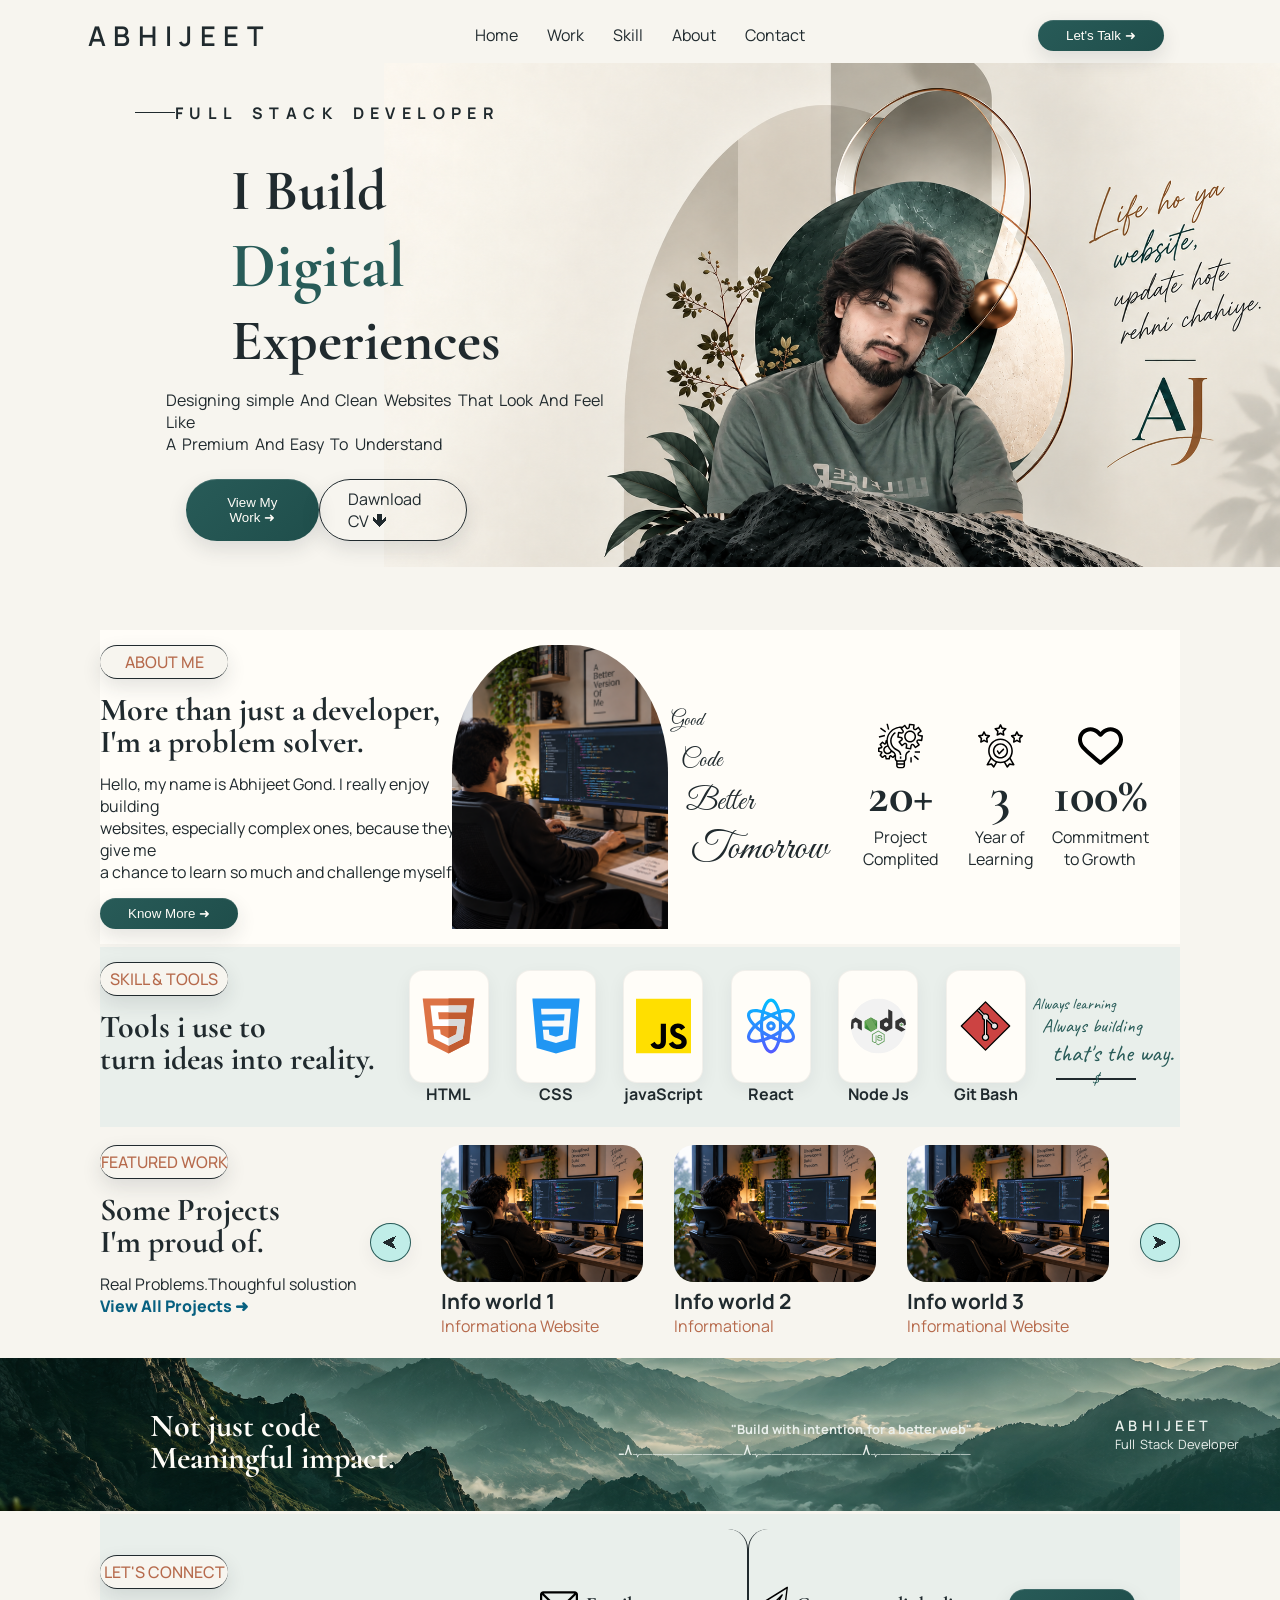
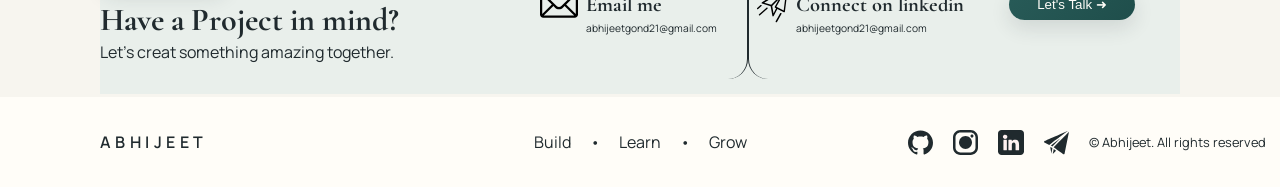
<file: index.html>
<!DOCTYPE html>
<html lang="en">
    <head>
        <meta charset="UTF-8">
        <meta name="viewport" content="width=device-width, initial-scale=1.0">
        <link rel="stylesheet" href="style.css" type="text/css">
        <link rel="stylesheet" media="screen and (max-width:1140px)"
            href="mobile.css" type="text/css">
        <title>My Portfolio</title>
    </head>
    <body>
        <!-- Hero Section -->
        <div id="home" class="hero-section">
            <!--Header Section  -->

            <header class="main-header">
                <div class="logo-div"><a class="logo" href>ABHIJEET</a></div>
                <div class="menu-Section">
                    <a href="#home" class="menu-btn">Home</a>
                    <a href="#work" class="menu-btn">Work</a>
                    <a href="#skill" class="menu-btn">Skill</a>
                    <a href="#about" class="menu-btn">About</a>
                    <a href="#contact" class="menu-btn">Contact</a>
                </div>
                <div class="Talk-btn-div">
                    <button class="btn wt-Talk-btn">Let's Talk ➜</button>
                </div>
            </header>
            
            <!-- Hero Contant Secttion  -->
            <div class="hero-heading-section">
                <div class="line-text-container">
                    <span class="small-line"></span>
                    <span class="text-content">FULL STACK DEVELOPER</span>
                </div>
                <div class="hero-heading">
                    <h1 class="heading">I Build <br><span>Digital</span><br>
                        Experiences</h1>
                </div>
                <div class="paragraph-div">
                    <p>Designing simple And Clean Websites That Look And Feel
                        Like<br>
                        A Premium And Easy To Understand </p>
                </div>
                <div class="hero-btn-section">
                    <button class="btn view-my-work-btn">View My Work ➜</button>
                    <a class="CV-btn" href="CV/Abhijeet-Gond-CV-Demo.pdf"  download>Dawnload CV 🡻</a>
                </div>
            </div>
        </div>

              <!-- About Me Section  -->
           <div id="about" class="aboutme-container">
              <div class="about-me">
                <div class="section-heading">ABOUT ME</div>
                <h2 class="introduction"> More than just a developer,<br>
    I'm a problem solver.</h2>
                <p class="discription">Hello, my name is Abhijeet Gond. I really enjoy building<br> websites,
                     especially complex ones, because they give me<br> a chance to learn
                     so much and challenge myself.
                 </p>   
                 <button class="btn">Know More ➜</button>   
              </div>

                      <!-- About - Image Section -->

              <div class="image-section">
                <img src="imageSource/chemputer.png" alt="">
                <h1 class="image-moto">Good<br>
                    <span class="code">Code</span><br>
                    <span class="better">Better</span><br>
                    <span class="tomorrow">Tomorrow</span></h1>
              </div>

                   <!-- about - Project Detail Section -->

              <div class="project-detail">
                <div class="experience-box">
                    <img src="imageSource/Frame.svg" alt="">
                    <h1 class="project-count">20+</h1>
                    <p>Project Complited</p>
                 </div>
                <div class="experience-box">
                    <img src="imageSource/Group.svg" alt="">
                    <h1 class="experiences">3</h1>
                    <p>Year of Learning</p>
                </div>
                <div class="experience-box">
                    <img src="imageSource/Frame (1).svg" alt="">
                    <h1 class="commitment-growrh">100%</h1>
                    Commitment to Growth</div>
              </div>

           </div>

                <!-- Skill Section -->

              <div id="skill" class="skill-container">
                <div class="skill-discription">
                <div class="section-heading">SKILL & TOOLS</div>
                <h2 class="introduction"> Tools i use to<br>
                  turn ideas into reality.</h2>
                  </div>

                        <!-- skill icon -->
                <div class="skill-box">
                    <div class="skill-icon-box">
                         <div class="box-icon">
                            <img src="imageSource/html.svg" alt="">
                         </div>
                         <h4>HTML</h4>
                         </div>
                         <div class="skill-icon-box">
                         <div class="box-icon">
                            <img src="imageSource/css.svg" alt="">
                         </div>
                           <h4>CSS</h4>
                         </div>
                         <div class="skill-icon-box">
                         <div class="box-icon">
                            <img src="imageSource/js.svg" alt="">
                         </div>
                         <h4>javaScript</h4>
                         </div>
                         <div class="skill-icon-box">
                         <div class="box-icon">
                            <img src="imageSource/react.svg" alt="">
                         </div>
                         <h4>React</h4>
                         </div>
                         <div class="skill-icon-box">
                         <div class="box-icon">
                            <img src="imageSource/nodeJs.svg" alt="">
                         </div>
                         <h4>Node Js</h4>
                         </div>
                         <div class="skill-icon-box">
                         <div class="box-icon">
                            <img src="imageSource/git bras.svg" alt="">
                         </div>
                         <h4>Git Bash</h4>
                         </div>
                         
                 </div>

                 <!-- Skill moto -->
                  <div class="skill-moto">
                    <p>Always learning<br>
                        <span class="skill-moto-first">Always building</span><br>
                         <span class="skill-moto-second"> that's the way.</span></p>
                          <div>$</div>
                  </div>

              </div>  


              <!-- project section // Featured work -->
               <!-- project intro section -->

    <div id="work" class="featured-work">
        <div class="work-intro">
            <div class="section-heading">FEATURED WORK</div>
                <h2 class="introduction"> Some Projects<br>
                  I'm proud of.</h2>
                <p class="discription">Real Problems.Thoughful solustion</p>
                <a  class="view-project-btn view-my-work-btn">View All Projects ➜</a>
        </div>

               <!-- project div Section -->

        <div class="projects">
             <div class="project-btn previus ">⮜</div>



             <div data-number="0" class="project-box active">
                <img src="imageSource/computer image.png" alt="">
                <h4>Info world 1</h4>
                <p>Informationa Website</p>
             </div>
             <div data-number="1" class="project-box active">
                <img src="imageSource/computer image.png" alt="">
                <h4>Info world 2</h4>
                <p>Informational</p>
             </div>
             <div data-number="2" class="project-box active">
                <img src="imageSource/computer image.png" alt="">
                <h4>Info world 3</h4>
                <p>Informational Website </p>
             </div>
              <div data-number="3" class="project-box">
                <img src="imageSource/computer image.png" alt="">
                <h4>Info k world 4</h4>
                <p>Informational Website</p>
             </div>
              <div data-number="4" class="project-box">
                <img src="imageSource/computer image.png" alt="">
                <h4>Info world 5</h4>
                <p>Informational Website</p>
             </div>
              <div data-number="5" class="project-box">
                <img src="imageSource/computer image.png" alt="">
                <h4>Info world 6</h4>
                <p>Informational Website</p>
            

            </div> 
              <div class="project-btn next">⮞</div>
        </div>

 </div>


                 <!-- Mountain Image Container -->

        <div class="mountain-container">
          <div class="mountain-heading">
            <h2 class="introduction"> Not just code<br>
                  Meaningful impact.</h2>
          </div>
          <div class="second-logo">
            <div class="mountain-moto">
                <h4>"Build with intention,for a better web"</h4>
                <div>ـــــــــﮩ٨ــــــــــﮩ٨ــــــــــﮩ٨ـ</div>
            </div>
            <div class="mountain-logo-div">
               <a href="" class="logo">ABHIJEET</a> 
               <p class="introductio">Full Stack Developer</p>
            </div>
          </div>
        </div>
       

        <!-- Contact Section -->
   

      <div id="contact" class="contact-container">
        <div class="contact-intro">
            <div class="section-heading">LET'S CONNECT</div>
             <h2 class="introduction"> Have a Project in mind?</h2>
                <p class="discription">Let's creat something amazing together.</p>
        </div>
        <div class="email-linkedin-container">
        <div class="email">
            <div class="email-logo">
                <img src="imageSource/email.svg" alt="">
            </div>
            <div class="email-detail">
                <h4 class="introduction">Email me</h4>
                <p>abhijeetgond21@gmail.com</p>
            </div>
        </div>
        <div class="linkedin">
            <div class=" linkedin-logo">
                <img src="imageSource/linkedin.svg" alt="">
            </div>
            <div class="email-detail linkedin-detail">
                <h4 class="introduction">Connect on linkedin</h4>
                <p>abhijeetgond21@gmail.com</p>
            </div>
        </div>
        </div>
        <div class="Talk-btn-div">
                    <button class="btn wt-Talk-btn">Let's Talk ➜</button>
                </div>
      </div>

             <!-- Footer Section -->

        <div id="footer" class="footer-container">
            <div class="footer-logo">
                <a href="" class="logo">ABHIJEET</a>
            </div>
            <div class="footer-moto">
                <p>Build • Learn • Grow</p>
            </div>
            <div class="footer-socialmedia-link">
               <div class="link-box">
                   <a href="https://github.com/AJ-gond"><img src="imageSource/github.svg" alt=""></a>
                    <a href="https://www.instagram.com/ajronaldo?cplk=MXlxbWR0cmhlZ2Nv"><img src="imageSource/instagram.svg" alt=""></a>
                   <a href=""><img src="imageSource/linkedin2.svg" alt=""></a>
                    <a href="https://t.me/@Jeet_98" target="_blank"><img src="imageSource/telegram logo.svg" alt=""></a>
             </div>
             <p>© Abhijeet. All rights reserved</p>
            </div>
        </div>     
   
        <script src="portfolio.js"></script>
    </body>
</html>
</file>
<file: style.css>
@import url('https://fonts.googleapis.com/css2?family=Caveat:wght@400;500;600;700&family=Cormorant+Garamond:wght@400;500;600;700&family=Dancing+Script:wght@400;500;600;700&family=Great+Vibes&family=Manrope:wght@400;500;600;700&display=swap');
:root {
  --warm-ivory: #F7F5EF;
  --sage-ivory: #E9EFEB;
  --deep-slate: #202A2E;
  --deep-teal: #285B58;
  --muted-teal: #668A86;
  --copper: #B66A4C;
  --champagne: #D8C28F;
  --warm-white: #FFFDF8;

  --heading-font: "Cormorant Garamond", serif;
  --body-font: "Manrope", sans-serif;
  --script-font: "Caveat", cursive;
  --style-font: "Great Vibes", cursive;
}
*{
    margin: 0px;
    padding: 0px;
    box-sizing: border-box;
    
}
html,
body {
    margin: 0;
    padding: 0;
    width: 100%;
     scroll-behavior: smooth;
}

body {
    min-height: 100vh;
    font-family: var(--body-font);
    background-color: var(--warm-ivory);
   color: var(--deep-slate);
}


   /*  Hero Section */

.hero-section{
    min-height:70vh ;
    display: grid;
    grid-template-rows: 1fr 8fr;
   
    padding: 0px 2vw;
    background-image: url("imageSource/ChatGPT Image Sep 19, 2026, 12_34_42 PM.png");
    background-size: 70% auto;
    background-position: right;
    background-repeat:no-repeat;
    

}

      /* Heder Section */

.main-header{
    display: grid;
    grid-template-columns: 1fr 2fr 1fr;
    
}
.logo-div {

  display: flex;
    align-items: center;
    justify-content: center;
}
.logo {
       text-decoration: none;
       color: var(--deep-slate);
     font-family: "Manrope", sans-serif;
     font-size: clamp(1.7rem, 1.7vw, 5rem);
  font-weight: 600;
  letter-spacing: 0.28em;
  text-transform: uppercase;
}
.menu-Section{
    display: flex;
    justify-content: space-around;
    align-items: center;
     padding: 0px 10vw;
}
.menu-btn{
  text-decoration: none;
 color: var(--deep-slate);
}
.Talk-btn-div{
    display: flex;
    justify-content: center;
    align-items: center;
}
.btn{
   background: linear-gradient(
    135deg,
    #285B58 0%,
    #1F4E4B 100%
  );

  color: var(--warm-white);
  border: none;
  border-radius: 50px;
  padding: 8px 28px;
  cursor: pointer;
  box-shadow:
    0 8px 20px rgba(32, 42, 46, 0.12),
    inset 0 1px 0 rgba(255, 255, 255, 0.12);

  transition: all 0.3s ease;
}
.btn:hover {
  transform: translateY(-2px);
  box-shadow:
    0 12px 25px rgba(32, 42, 46, 0.18),
    inset 0 1px 0 rgba(255, 255, 255, 0.15);
}
.img{
    height: 100vh;
    width: 100%;
    object-fit: cover;

}

    /* Hero Contant Section */

.line-text-container{
    display: flex;
    justify-content: center;
    align-items: center;
   
    width: 30vw;
    height: 5vh;
    margin: 20px 0px 0px 100px;
}
.small-line{
    height: 1px;
    width: 2.5rem;
    background-color: var(--deep-slate);
}
.text-content{
    word-spacing: clamp(0.2vw, 0.4vw, 3rem);
    letter-spacing: clamp(0.2vw, 0.5vw, 3rem);
    font-size: clamp(1rem, 0.8vw, 3rem);
    font-weight: 700;
    color: var(--deep-slate);
}
.hero-heading{
height: auto;
width: 30rem;
display: flex;
justify-content: center;
align-items: center;
margin: 20px 0px 0px 100px;
}
.heading{
    font-size: clamp(3rem, 4.5vw, 5rem);
    line-height: 4.6rem;
    font-family: var(--heading-font);
    color: var(--deep-slate);
}
.heading span {
  font-size: clamp(3.5rem, 5vw, 5rem);
  color: var(--deep-teal);
}
.paragraph-div{
    width: 35vw;
    height: 10vh; 
   margin: 10px 0px 0px 140px;
}
.paragraph-div p{
    word-spacing: 0.2rem;
}
.hero-btn-section{
    width: 22vw;
    display: flex;
    justify-content: space-between;
    margin: 0px 0px 0px 160px;
}


.CV-btn{
    color: var(--deep-slate);
  border:1px solid var(--deep-slate);
  border-radius: 50px;
  padding: 8px 28px;
  cursor: pointer;
  box-shadow:
    0 8px 20px rgba(32, 42, 46, 0.12),
    inset 0 1px 0 rgba(255, 255, 255, 0.12);
   

    text-decoration: none;
  transition: all 0.3s ease;
}


.CV-btn:hover {
  transform: translateY(-2px);
  box-shadow:
    0 12px 25px rgba(32, 42, 46, 0.18),
    inset 0 1px 0 rgba(255, 255, 255, 0.15);
}


.mobile-hero-image {
    display: none;
}



    /* About Me Section  */


.aboutme-container{
    min-height: 30vh;
    
    display: grid;
   
   background-color: var(--warm-white);
    grid-template-columns: 1fr 1fr 1fr;
    
    margin: 0px 100px;
    padding: 15px 0px;
}
.section-heading{
    width: 10vw;
    height: 3.8vh;
     color: var(--copper);
  border:1px solid var(--deep-slate);
  border-radius: 50px;
   display: flex;
   justify-content: center;
   align-items: center;
   font-weight: 500;
   border-left: none;
   border-right: none;
  box-shadow:
    0 8px 20px rgba(32, 42, 46, 0.12),
    inset 0 1px 0 rgba(255, 255, 255, 0.12);
    background-color: var(--warm-ivory);
}
.introduction{
   font-family: var(--heading-font); 
   font-size:clamp(2rem, 2vw, 3rem);
   line-height: 2rem;
   margin-top: 15px;
}
.discription{
    margin-top: 15px;
}
.aboutme-container button{
    margin-top: 15px;
}

/*   About -  Imgae Section  */


.image-section{
    display: flex;
    align-items: center;
    justify-content: center;
    gap: 3px;
}
.image-section img{
    border-radius: 45% 45% 0% 0%;
    width: 60%;
    height: 100%;
    object-fit: cover;
}
.image-moto{
    font-family: var(--style-font);
    font-weight: 100; 
    line-height: 2.5rem; 
    font-size: clamp(1rem,1.5vw,2rem); 
}
.code{
    margin-left: 10px;
    font-size:clamp(1.5rem,1.8vw,2rem);
}
.better{
    margin-left: 15px;
    font-size: clamp(1.9rem,2.3vw,2.7rem);
}
.tomorrow{
    margin-left: 20px;
    font-size: clamp(2.5rem,3vw,4rem);
    line-height: 3rem;
}

    /* about - Project detail Section  */

.project-detail{
    display: flex;
    justify-content: center;
    align-items: center;
    gap: 10px;
}
.experience-box{
    height: 70%;
    width: 25%;
    display: flex;
    flex-direction: column;
    justify-content: center;
    align-items: center;
    text-align:center;
}
.experience-box img{
    height: 30%;
    width: 50%;
    position: relative;
    top: 12px;
   
}
.project-count{
     font-family: var(--heading-font);
     font-size: clamp(3rem, 4vw, 4rem);
}
.experiences{
    font-family: var(--heading-font);
     font-size: clamp(3rem, 4vw, 4rem); 
}
.commitment-growrh{
   font-family: var(--heading-font);
     font-size: clamp(3rem, 4vw, 4rem);  
}


      /* Skill- section */

.skill-container{
    min-height: 20vh;
        display: grid;
        grid-template-columns: 2fr 4fr 1fr;
        margin: 3px 100px;
    padding: 15px 0px;
    background-color: var(--sage-ivory);
 }

         /* kill icon-box */

 .skill-box{
    display: flex;
    justify-content: space-between;
    align-items: center;
    flex-wrap: wrap;
   
 }  
 .skill-icon-box{ 
    width: 10%;
    min-width:80px;
    height: 90%;
    min-height: 100px;
     display: flex;
    align-items: center;
    justify-content: center;
    flex-direction: column;
 }      
.box-icon{
     width: 100%;
    height: 90%;
    min-height: 80px;
    background: var(--warm-white);
    border: 1px solid rgba(32, 42, 46, 0.06);
    border-radius: 14px;
    box-shadow: 0 6px 18px rgba(32, 42, 46, 0.06);

    display: flex;
    align-items: center;
    justify-content: center;
    transition: transform 0.2s ease-in-out;
}
.box-icon:hover{
    transform: scale(1.12);
    box-shadow: 0 10px 20px rgba(0, 0, 0, 0.2);
}
.box-icon img{
    height: 70%;
    width: 70%;
    object-fit: 70%;
}

           /* skill-moto  */

 .skill-moto{
    display: flex;
    justify-content: center;
    align-items: center;
    flex-direction: column;
    gap: 10px;
    font-family: var(--script-font);
    color: var(--deep-teal);
 } 
 .skill-moto .skill-moto-first{
    margin-left: 10px;
    font-size: clamp(1.2rem, 1.2vw, 1.2rem);
 }   
  .skill-moto .skill-moto-second{
    margin-left: 20px;
    font-size: 1.5rem;
 } 
 .skill-moto div{
    height: 1.5px;
    width: 5rem;
    background-color: #202A2E;
    align-self: baseline;
    margin-left: 30px;
    display: flex;
    justify-content: center;
    align-items: center;
 } 
 
      /*  project section */
   
.featured-work{
    min-height: 25vh;
    display: grid;
    grid-template-columns: 1fr 3fr;
    background-color: var(--warm-ivory);
     margin: 3px 100px;
    padding: 15px 0px;
}

       /* project intro Section */

.view-project-btn{
    text-decoration: none;
    font-weight: 800;
    color: rgb(7, 96, 128);
    cursor: pointer;
}


    /* project box section */

.projects{
    display: flex;
    justify-content: space-between;
    align-items: center;
    
}
.project-btn{
    width: 5%;
    height: 20%;
    border-radius: 50%;
    background: #c0ede8;
    border: 1px solid var(--deep-teal);
    box-shadow: 0 6px 18px rgba(32, 42, 46, 0.06);
    display: flex;
    align-items: center;
    justify-content: center;
    cursor: pointer;
}

.project-box{
    display: none;
    width: 25%;
    height: 100%;
     flex-shrink: 0;
    transition: transform 0.5s ease;
}


.project-box.active{
    
   display: block;
   transform: translateX(0);
}

.project-box img{
    height: 70%;
    width: 100%;
    
    object-fit: cover;
     border-radius: 20px;
}
.project-box h4{
    font-size: clamp(1.3rem, 1vw,2rem);
}
.project-box p{
    color: var(--copper);
    font-size: clamp(1rem, 1vw,2rem);
}

   /* Mountain Image Container */

.mountain-container{
    min-height: 17vh;
    display: grid;
    grid-template-columns: 2fr 1.5fr;
    background: url(imageSource/mountain.png);
    background-size: cover;
    background-position: center;
}
.mountain-heading{
    display: flex;
    color: var(--warm-white);
    align-items: center;
    padding-left: 150px;
}
.second-logo{
    display: flex;
   justify-content: space-between;
   
    
    align-items: center;
}

.mountain-moto h4{
    color: var(--sage-ivory);
    font-size: clamp(0.7rem,1vw,3rem);
}
.mountain-moto div{
   height: 1px;
   width: 8rem;
   display: flex;
   justify-content: center;
   align-items: center;
   color: var(--sage-ivory);
   margin-top: 0.7rem;
}
.mountain-logo-div{
    height: 100%;
    width: 30%;
   
    display: flex;
    justify-content: center;
    flex-direction: column;
    color: var(--sage-ivory);
    line-height: 1.2rem;
}
.mountain-logo-div .logo{
    font-size: clamp(0.9rem, 1vw,2rem);
    color: var(--sage-ivory);
}
.mountain-logo-div .introductio{
    font-size:clamp(0.8rem,0.8vw, 1rem);
    word-spacing: 0.1rem;
    
}


         /* contact Section */


.contact-container{
    min-height: 20vh;
     display: grid;
        grid-template-columns: 2fr 2fr 1fr;
        margin: 3px 100px;
    padding: 15px 0px;
    background-color: var(--sage-ivory);
    
}
.contact-intro{
    display: flex;
    justify-content: center;
    flex-direction: column;
}
.contact-intro p{
    line-height: 0.2rem;
}

      /* Email + linkedin container */

 .email-linkedin-container{
  display: grid;
  grid-template-columns: 1fr 1fr;
  height: 100%;

 }     
.email{
    display: grid;
    grid-template-columns: 1fr 3fr;
    border-right: 0.2px solid var(--deep-slate);
    border-radius: 20px;
}
.email-logo{
    display: flex;
    justify-content: center;
    align-items: center;
}
.email-logo img{
    object-fit:70%;
    height: 70%;
   width: 70%;
}

.email-detail{
    display: flex;
    justify-content: center;
    flex-direction: column;

}
.email-detail h4{
    font-size: clamp(1rem,1.6vw,3rem);
}
.email-detail p{
    font-size: clamp(0.6rem,0.8vw,3rem);
}
.linkedin{
    border-left: 0.2px solid var(--deep-slate);
    border-radius: 20px;
     display: grid;
    grid-template-columns: 1fr 3fr;
}
.linkedin-logo img{
    object-fit:contain;
    height: 100%;
    width: 100%;
}
.linkedin-detail{
    white-space: nowrap;
}

   /* footer Section */

.footer-container{
    min-height: 10vh;
    display: grid;
    grid-template-columns: 2fr 1fr 2fr;
    background-color: var(--warm-white);
    align-items: center;
}
.footer-logo{
   padding-left: 100px;
   
}
.footer-logo a{
  font-size: clamp(0.5rem,1rem,3rem);
}
.footer-moto{
    display: flex;
    align-items: center;
    justify-content: center;
}
.footer-moto p{
    word-spacing: 1rem;

}
.footer-socialmedia-link{
    display: flex;
    align-items: center;
    gap: 20px;
}
 .link-box{
    height: 4vh;
    width: auto;
   display: flex;
    gap: 20px;
    padding-left: 140px;
    align-items: center;
    justify-content: center;

}
.link-box a{
    width: 100%;
    height: 100%;
    display: flex;
    align-items: center;
    justify-content: center;
}
.link-box img{
     height: 70%;
     width: auto;
}
.footer-socialmedia-link p{
    font-size: clamp(0.8rem,1vw,2rem);
}
</file>
<file: mobile.css>
/* *{
    border: 1px solid red;
} */
.hero-section{
    min-height: auto;
        display: block;
        padding:  0px 0px;
        background: none;
}
.main-header{
     min-height: 100vw;
        display: flex;
        flex-direction: column;

        background-image: url("imageSource/ChatGPT Image Sep 19, 2026, 12_34_42 PM.png");
        background-size: 170% auto;
        background-position: 90% center;
        background-position-y: 0%;
        background-repeat: no-repeat;

        position: relative;
}
 
.hero-section .Talk-btn-div{
    display: none;
}

.main-header{
    display: flex;
    flex-direction: column;
    gap: 10px;
    
}
.logo-div{
   min-height: 2vh;
}
.logo{
    font-size: 1rem;
}
.menu-Section{
    justify-content: space-between;
  padding: 0px 20px;
}
.hero-heading-section{
  display: flex;
  flex-direction: column;
  gap: 10px;
  padding: 0px 20px;
}
.line-text-container{
margin: 0px;
width: 100%;
order: 1;
display: flex;
align-items: center;
justify-content: left;
}
.hero-heading{
    order: 2;
    margin: 0px;
   justify-content: left;
   width: 100%; 
}
.heading{
    line-height: 3rem;   
}
.paragraph-div{
    margin: 0px;
    order: 3;
   min-height: auto;
   width: 100%;
}
.paragraph-div br{
 display: none;
}
.hero-btn-section{
  order: 4;
  margin: 0px;
  width: 100%;
}
.CV-btn{
   padding: 10px 20px;  
}

   /* About Section */

.aboutme-container{
    display: flex;
    flex-direction: column;
    gap: 20px;
    width: 100vw;
     margin: 20px 0px;
    padding: 0px 20px;
}
.section-heading{
     width: 100%;    /* esko vw me change krna code pura hone ke baad  */
}
.aboutme-container .discription br{
    display: none;
}
.image-section{
    width: 100%;
}
.image-moto{
    width: 100%;
    line-height: 2rem;
}
.tomorrow{
   margin-left: 0px; 
}

 /* about - Project detail Section  */


.experience-box{
 margin: 0px 17px; 

}


       /* Skill and Tool */

.skill-container{
    display: flex;
    flex-direction: column;
    width: 100vw;
     margin: 20px 0px;
    padding: 0px 20px;
    gap: 15px;
}

 .skill-box{
    gap:10px;   
 }
 .skill-moto{
    white-space: nowrap;
 }
 .skill-moto br{
  display: none;
 }
  .skill-moto p{
    font-size: 1.2rem;
  }
 .skill-moto .skill-moto-first{
    margin-left: 0px;
    font-size: 1.2rem;
 }
   .skill-moto .skill-moto-second{
    margin-left: 0px;
   }
.skill-moto div{
    width: 50vw;
}

      /* project section */

.featured-work{
    display: flex;
    flex-direction: column;
    width: 100vw;
    margin: 20px 0px;
    padding: 0px 20px;
    gap: 15px;
}
.work-intro h2 br{
display: none;
}
.work-intro p{
    line-height: 4rem;
}
.view-project-btn{
   
      background: linear-gradient(
    135deg,
    #285B58 0%,
    #1F4E4B 100%
  );

  color: var(--warm-white);
  border: none;
  border-radius: 50px;
  padding: 8px 20px;
  

  box-shadow:
    0 8px 20px rgba(32, 42, 46, 0.12),
    inset 0 1px 0 rgba(255, 255, 255, 0.12);
    
}
      /*All project box section */

.projects{
    margin-top: 10px;
    overflow-x: auto;
    overflow-y: hidden;
    min-height: 10vh;
}
.project-box{
   min-width: 300px;
   min-height: 300px;
}
.project-box img{
    height: 70%;
    width: 90%;
}
.project-box p{
    height: auto;
}
      .project-btn{
        display: none;
      }
   
   
      /* mountain Section */


   .mountain-container{
    width: 100vw;
    height: 30vh;
    grid-template-columns: 1fr;
    flex-direction: column;
    padding-left: 20px;
   }
   .mountain-heading{
    padding: 0px;
    width: 100%;
   }
   .second-logo{
    width: 100%;
    flex-wrap: wrap;
    justify-content: space-around;
    padding-right: 20px;
   }
   .mountain-moto{
    min-width: 100%;

   }
   .mountain-moto div{
     margin-top: 0.2rem;
   }
   .mountain-logo-div{
    width: 100%;
    text-align: end;
   }
   .mountain-logo-div .logo{
    padding-right: 25px;
   }
  

/*  Connect Section  */

.contact-container{
    display: flex;
    flex-direction: column;
    width: 100vw;
    margin: 20px 0px;
    padding: 0px 20px;
    gap: 15px;
}
.contact-container .Talk-btn-div .btn{
    
  order: 1;
}
 .email-linkedin-container{
    height: 10vh;
    width: 100%;
    order: 2;
 }
 .email-detail h4{
    line-height: 0.7rem;
 }

    /* Footer Section */

    .footer-container{
        width: 100vw;
        display: flex;
        flex-direction: column;
    gap: 5px;
    }

    
    .footer-logo{
   padding-left: 10px;
   order: 1;
}
.footer-moto{
    order: 2;
    
}
.footer-socialmedia-link{
    order: 3;
    flex-direction: column;
    gap: 5px;
}
.link-box{
width: 100%;
    padding-left: 0px;
}
.link-box img{
    height: 90%;
    width: 100%;
}
</file>
